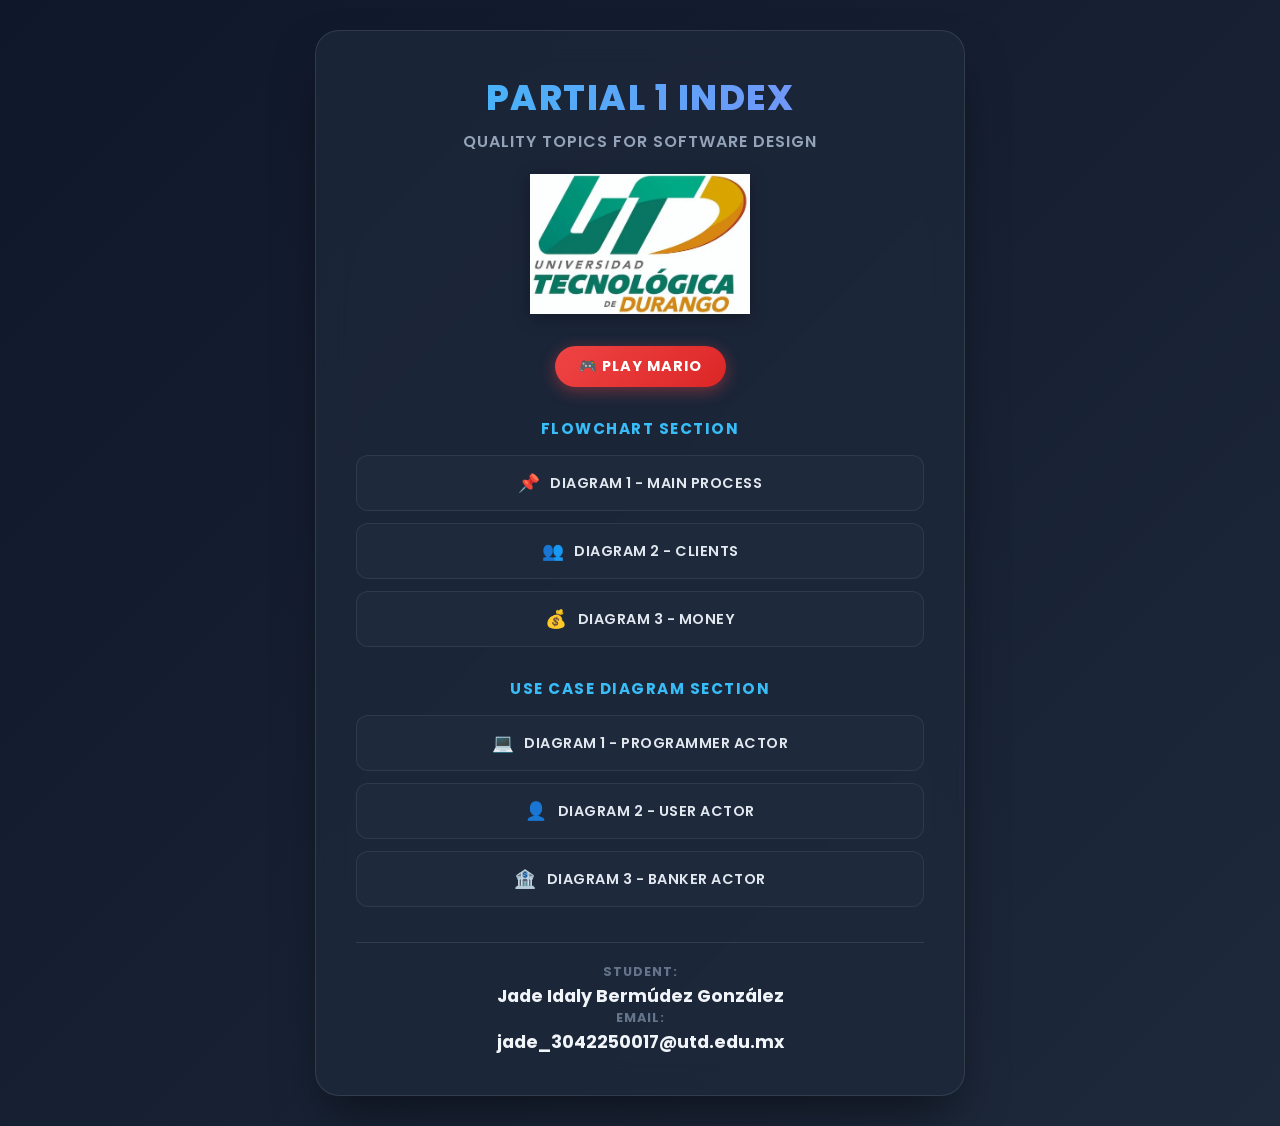
<file: index.html>
<!DOCTYPE html>
<html lang="es">
<head>
    <meta charset="UTF-8">
    <meta name="viewport" content="width=device-width, initial-scale=1.0">
    <title>Partial 1 Index - Quality Topics for Software Design</title>
    <link rel="stylesheet" href="styleIndex.css">
</head>
<body>

    <main class="card-container">
        <header class="header">
            <h1 class="main-title">PARTIAL 1 INDEX</h1>
            <h2 class="sub-title">QUALITY TOPICS FOR SOFTWARE DESIGN</h2>
            
            <div class="logo-wrapper">
                <img src="utd.png" alt="Logo UTD" class="utd-logo">
            </div>

          <a href="mario-main/index.html" target="_blank" class="mario-btn">
    🎮 PLAY MARIO
</a>
        </header>

        <section class="section-block">
            <h3 class="section-title">FLOWCHART SECTION</h3>
            <div class="buttons-group">
                <a href="diagramaldiea.html" target="_blank" class="btn btn-flow">
                    <span class="btn-icon">📌</span>
                    DIAGRAM 1 - MAIN PROCESS
                </a>
                <a href="diagram_2.html" target="_blank" class="btn btn-flow">
                    <span class="btn-icon">👥</span>
                    DIAGRAM 2 - CLIENTS
                </a>
                <a href="diagram3.html" target="_blank" class="btn btn-flow">
                    <span class="btn-icon">💰</span>
                    DIAGRAM 3 - MONEY
                </a>
            </div>
        </section>

        <section class="section-block">
            <h3 class="section-title">USE CASE DIAGRAM SECTION</h3>
            <div class="buttons-group">
                <a href="diagramaVenta1.html" target="_blank" class="btn btn-usecase">
                    <span class="btn-icon">💻</span>
                    DIAGRAM 1 - PROGRAMMER ACTOR
                </a>
                <a href="diagramaMovilidad3.html" target="_blank" class="btn btn-usecase">
                    <span class="btn-icon">👤</span>
                    DIAGRAM 2 - USER ACTOR
                </a>
                <a href="diagramaBienestar2.html" target="_blank" class="btn btn-usecase">
                    <span class="btn-icon">🏦</span>
                    DIAGRAM 3 - BANKER ACTOR
                </a>
            </div>
        </section>

        <footer class="footer">
            <p class="student-label">STUDENT:</p>
            <p class="student-name">Jade Idaly Bermúdez González</p>

            <p class="student-label">EMAIL:</p>
            <p class="student-name">jade_3042250017@utd.edu.mx</p>
        </footer>
    </main>

</body>
</html>
</file>
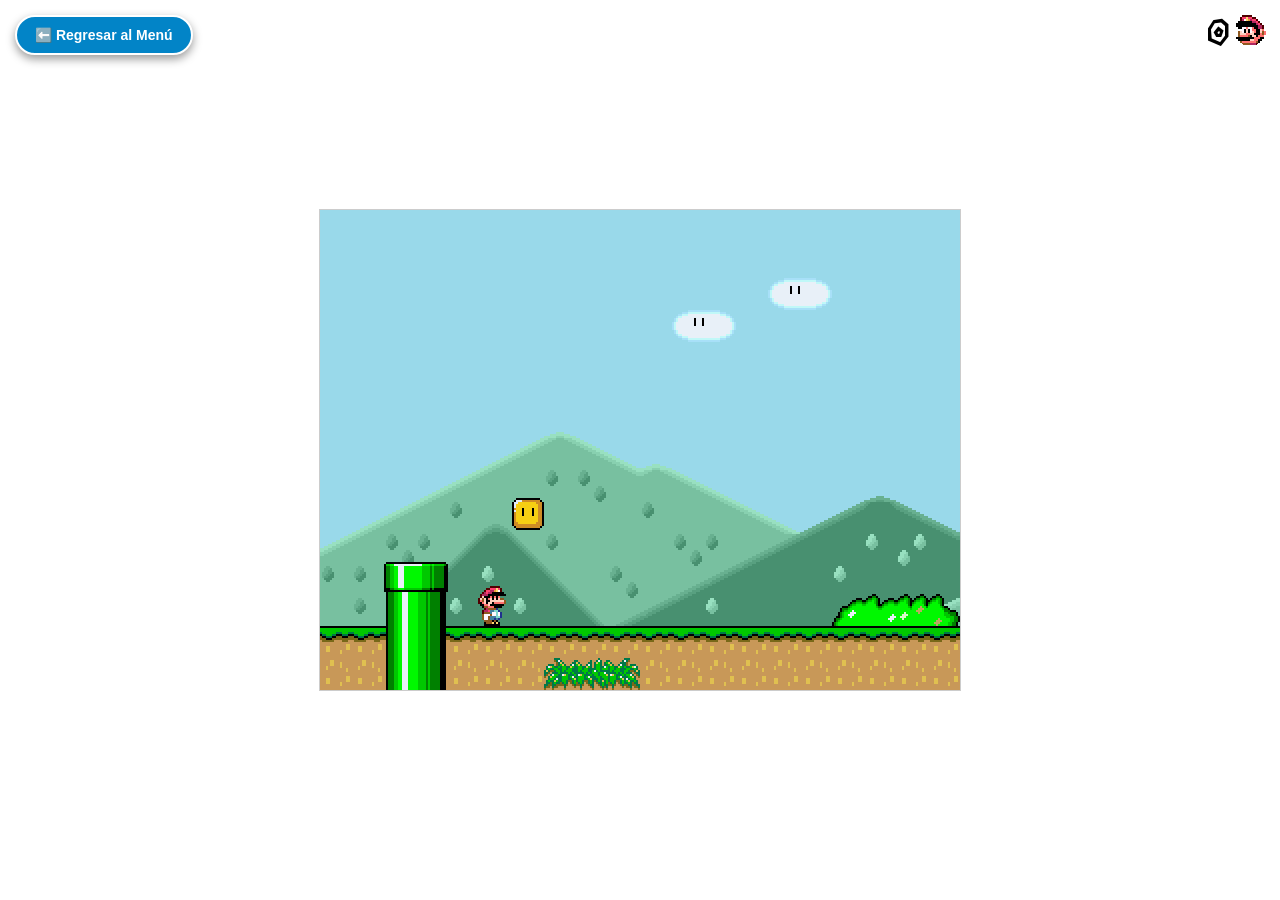
<file: mario-main/index.html>
﻿<!doctype html>
<html>
<head>
    <meta charset=utf-8 />
    <title>PEREZ</title>
    <link href="Content/style.css" rel="stylesheet" />
</head>
<body>

    <a href="../index.html" class="btn-regresar">
        ⬅️ Regresar al Menú
    </a>

    <style>
        .btn-regresar {
            position: fixed;
            top: 15px;
            left: 15px;
            z-index: 99999;
            background: #0284c7;
            color: #ffffff;
            padding: 10px 18px;
            border-radius: 25px;
            text-decoration: none;
            font-family: Arial, sans-serif;
            font-weight: bold;
            font-size: 14px;
            box-shadow: 0 4px 10px rgba(0, 0, 0, 0.4);
            border: 2px solid #ffffff;
            transition: all 0.2s ease;
        }

        .btn-regresar:hover {
            background: #0369a1;
            transform: scale(1.05);
        }
    </style>

    <div id="game">
        <div id="world"></div>
    </div>
    <div id="coinNumber" class="gauge">0</div>
    <div id="coin" class="gaugeSprite"></div>
    <div id="liveNumber" class="gauge">0</div>
    <div id="live" class="gaugeSprite"></div>
    </div>
    <iframe width="0" height="0" src="https://www.youtube.com/embed/SB1VqLQCTFpA?rel=0&autoplay=1" frameborder="0" allow="accelerometer; autoplay; encrypted-media; gyroscope; picture-in-picture" allowfullscreen></iframe>
    <script src="https://ajax.googleapis.com/ajax/libs/jquery/1.7.2/jquery.min.js"></script>
    <script>window.jQuery || document.write('<script src="Scripts/jquery.js"><\/script>')</script>
    <script src="Scripts/testlevels.js"></script>
    <script src="Scripts/oop.js"></script>
    <script src="Scripts/keys.js"></script>
    <script src="Scripts/constants.js"></script>
    <script src="Scripts/main.js"></script>
</body>
</html>
</file>
<file: styleIndex.css>
@import url('https://fonts.googleapis.com/css2?family=Poppins:wght@400;600;700;800&display=swap');

* {
    margin: 0;
    padding: 0;
    box-sizing: border-box;
    font-family: 'Poppins', sans-serif;
}

body {
    background: linear-gradient(135deg, #0f172a 0%, #1e293b 100%);
    color: #f8fafc;
    min-height: 100vh;
    display: flex;
    justify-content: center;
    align-items: center;
    padding: 30px 15px;
}

.card-container {
    background: rgba(30, 41, 59, 0.75);
    backdrop-filter: blur(16px);
    border: 1px solid rgba(255, 255, 255, 0.1);
    border-radius: 24px;
    padding: 40px;
    max-width: 650px;
    width: 100%;
    text-align: center;
    box-shadow: 0 25px 50px -12px rgba(0, 0, 0, 0.5);
}

.main-title {
    font-size: 2.2rem;
    font-weight: 800;
    letter-spacing: 1.5px;
    background: linear-gradient(90deg, #38bdf8, #818cf8);
    -webkit-background-clip: text;
    -webkit-text-fill-color: transparent;
    margin-bottom: 5px;
}

.sub-title {
    font-size: 1rem;
    font-weight: 600;
    color: #94a3b8;
    letter-spacing: 1px;
    margin-bottom: 20px;
}

.logo-wrapper {
    margin: 15px 0 25px 0;
}

.utd-logo {
    max-width: 220px;
    height: auto;
    filter: drop-shadow(0 4px 8px rgba(0, 0, 0, 0.3));
    transition: transform 0.3s ease;
}

.utd-logo:hover {
    transform: scale(1.05);
}

.mario-btn {
    display: inline-block;
    padding: 10px 24px;
    background: linear-gradient(135deg, #ef4444 0%, #dc2626 100%);
    color: #ffffff;
    font-weight: 700;
    text-decoration: none;
    border-radius: 50px;
    font-size: 0.9rem;
    letter-spacing: 1px;
    box-shadow: 0 4px 15px rgba(239, 68, 68, 0.4);
    transition: all 0.3s ease;
    margin-bottom: 30px;
}

.mario-btn:hover {
    transform: translateY(-3px);
    box-shadow: 0 8px 20px rgba(239, 68, 68, 0.6);
}

.section-block {
    margin-bottom: 30px;
}

.section-title {
    font-size: 0.95rem;
    font-weight: 700;
    color: #38bdf8;
    letter-spacing: 1.5px;
    margin-bottom: 15px;
    text-transform: uppercase;
}

.buttons-group {
    display: flex;
    flex-direction: column;
    gap: 12px;
}

.btn {
    display: flex;
    align-items: center;
    justify-content: center;
    gap: 10px;
    padding: 14px 20px;
    border-radius: 12px;
    text-decoration: none;
    font-weight: 600;
    font-size: 0.9rem;
    letter-spacing: 0.5px;
    transition: all 0.3s ease;
    border: 1px solid rgba(255, 255, 255, 0.08);
}

.btn-flow {
    background: #1e293b;
    color: #e2e8f0;
}

.btn-flow:hover {
    background: #0284c7;
    color: #ffffff;
    transform: translateY(-2px);
    box-shadow: 0 6px 20px rgba(2, 132, 199, 0.4);
    border-color: #38bdf8;
}

.btn-usecase {
    background: #1e293b;
    color: #e2e8f0;
}

.btn-usecase:hover {
    background: #0d9488;
    color: #ffffff;
    transform: translateY(-2px);
    box-shadow: 0 6px 20px rgba(13, 148, 136, 0.4);
    border-color: #2dd4bf;
}

.btn-icon {
    font-size: 1.1rem;
}

.footer {
    margin-top: 35px;
    padding-top: 20px;
    border-top: 1px solid rgba(255, 255, 255, 0.1);
}

.student-label {
    font-size: 0.8rem;
    font-weight: 700;
    color: #64748b;
    letter-spacing: 1px;
}

.student-name {
    font-size: 1.1rem;
    font-weight: 700;
    color: #f1f5f9;
    margin-top: 2px;
}
</file>
<file: mario-main/Content/style.css>
﻿@font-face {
   font-family: 'SMB';
   src: local('Super Mario Bros.'),
        url('fonts/Super Mario Bros.ttf') format('truetype');
   font-style: normal;
}

#game {
	height: 480px; width: 640px; position: absolute; left: 50%; top: 50%;
	margin-left: -321px; margin-top: -241px; border: 1px solid #ccc; overflow: hidden;
}
#world { 
	margin: 0; padding: 0; height: 100%; width: 100%; position: absolute;
	bottom: 0; left: 0; z-index: 0;
}
.gauge {
	margin: 0; padding: 0; height: 50px; width: 70px; text-align: right; font-size: 2em;
	font-weight: bold; position: absolute; top: 17px; right: 52px; z-index: 1000;
	position: absolute; font-family: 'SMB';
}
.gaugeSprite {
	margin: 0; padding: 0; z-index: 1000; position: absolute;
}
#coinNumber {
	left: 0;
}
#liveNumber {
	right: 52px;
}
#coin {
	height: 32px; width: 32px; background-image : url(mario-objects.png);
	background-position: 0 0; top: 15px; left: 70px;
}
#live {
	height: 40px; width: 40px; background-image : url(mario-sprites.png);
	background-position : 0 -430px; top: 12px; right: 8px;
}
.figure {
	margin: 0; padding: 0; z-index: 99; position: absolute;
}
.matter {
	margin: 0; padding: 0; z-index: 95; position: absolute; width: 32px; height: 32px;
}
</file>
